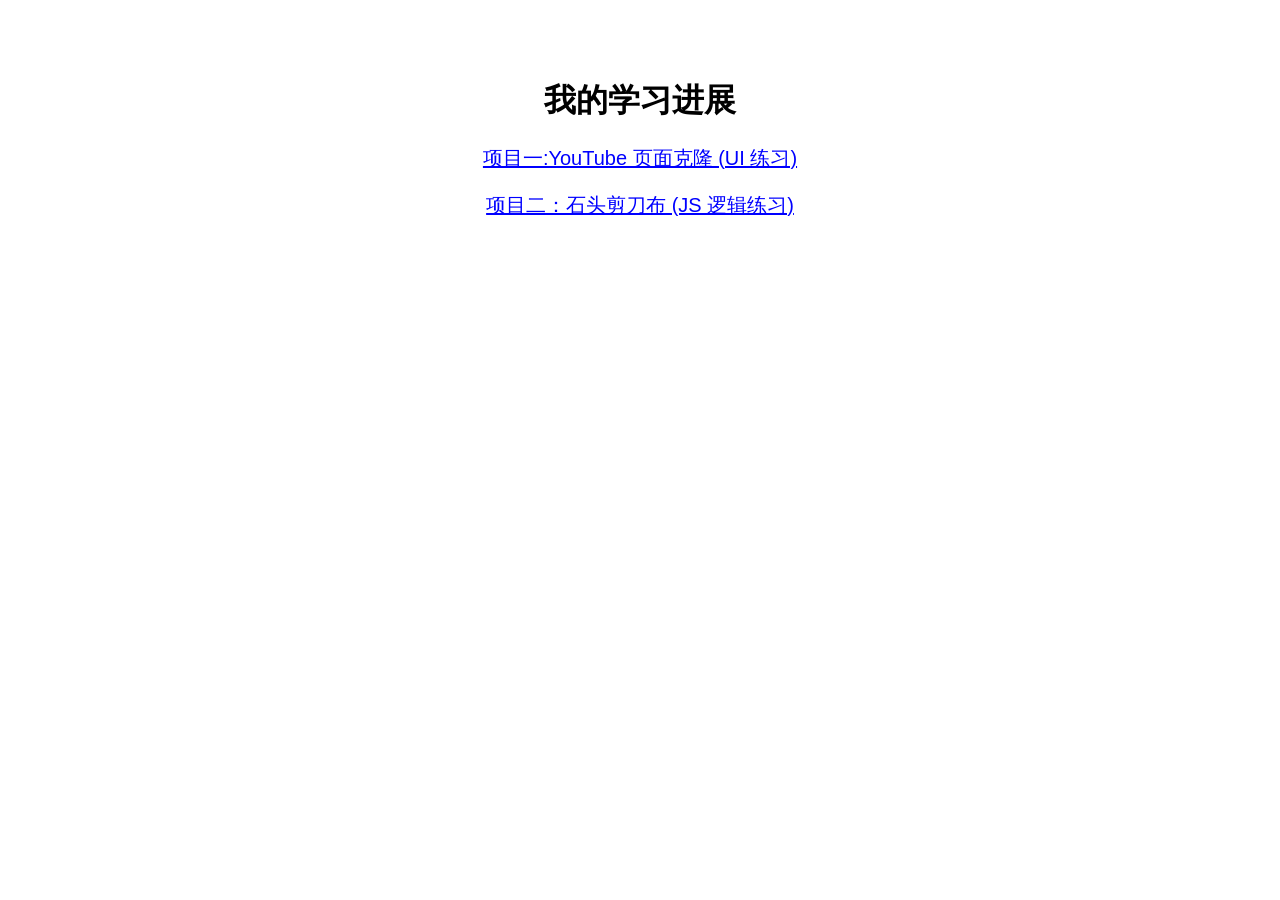
<file: index.html>
<!DOCTYPE html>
<html>
<head>
    <title>我的 Web3 前端作品集</title>
    <style>
        body { font-family: Arial; text-align: center; padding-top: 50px; }
        .project-link { display: block; margin: 20px; font-size: 20px; color: blue; }
    </style>
</head>
<body>
    <h1>我的学习进展</h1>
    
    <a class="project-link" href="youtube.html">项目一:YouTube 页面克隆 (UI 练习)</a>
    
    <a class="project-link" href="07-Rock-Paper-Scissors copy.html">项目二：石头剪刀布 (JS 逻辑练习)</a>
</body>
</html>
</file>
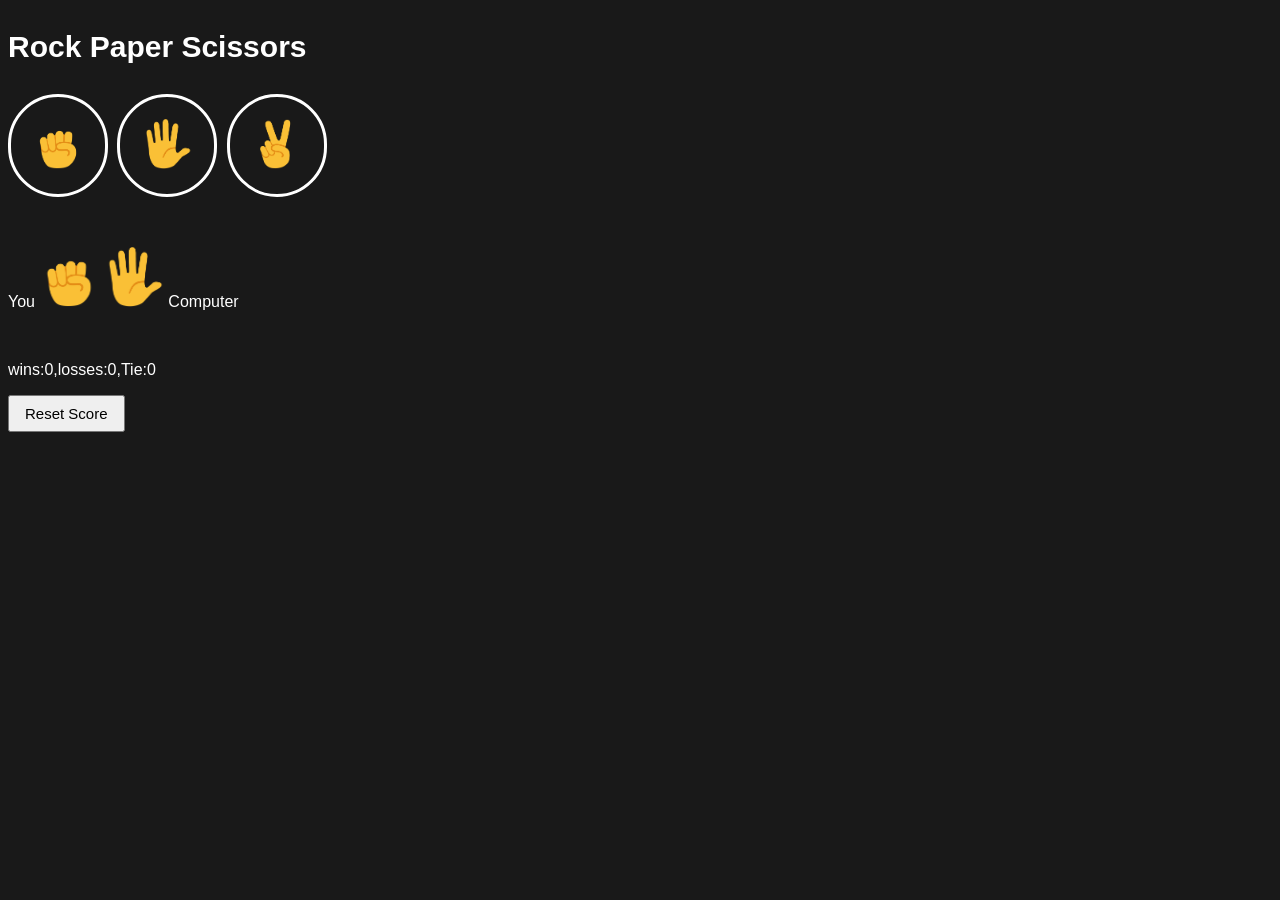
<file: 07-Rock-Paper-Scissors copy.html>
<!DOCTYPE html>
<html>

    <head>
<title>Rock Paper Scissors</title>



<style>

body {
    background-color: rgb(25, 25, 25);
    color: white;
    font-family: Arial;
}
.title{
    font-size: 30px;
}
.move-icon{
    height:50px;
    

}

.move-button{
    background-color: transparent;
    border:3px solid white;
    padding: 22px;
    border-radius: 50px;
    cursor: pointer;
    margin-right:5px ;
}

.js-result{
    font-size: 25px;
    font-weight: bold;
    margin-top: 50px;
}



.picture-move{
    width: 60px;
}

.js-score{
    margin-top:50px;
}

.Reset-Score-button{
    font-family: Arial;
    font-size: 15px;
    padding: 8px 15px;
    cursor: pointer;
}

</style>

</head>
<body>
 <p class="title"><b>Rock Paper Scissors</b></p>
<button class="move-button"      onclick="
playGame('rock');
">
<img src="rock-paper-scissor-picture/rock-emoji.png"
class="move-icon">
</button>

<button class="move-button" onclick=" 
playGame('paper');
"><img src="rock-paper-scissor-picture/paper-emoji.png"
 class="move-icon">
</button>

<button class="move-button" onclick="
playGame('scissors');
"><img src="rock-paper-scissor-picture/scissors-emoji.png"
class="move-icon"
></button>

<p class="js-result"></p>
<p class="js-moves">
You
<img class="picture-move" src="rock-paper-scissor-picture/rock-emoji.png">
<img class="picture-move" src="rock-paper-scissor-picture/paper-emoji.png">
Computer
</p>
<p class="js-score"></p>




<button onclick="
 score.wins = 0;
 score.losses = 0;
 score.ties = 0;
 updateScoreElement();
" 
class="Reset-Score-button"
>Reset Score</button>

<script>

let score = JSON.parse(localStorage.getItem('score')) ||{
    wins:0,
    losses:0,
    ties:0
}

updateScoreElement();


 function pickComputerMove(){

const randomNumber = Math.random();
 let computerMove = '';
 if (randomNumber >= 0 && randomNumber < 1 / 3){
    computerMove = 'rock';
 } else if (randomNumber >= 1/3 && randomNumber < 2/3){
    computerMove = 'paper';
 } else if(randomNumber >=2/3 && randomNumber < 1 ){
    computerMove = 'scissors';
 }
  return computerMove;
 }



function playGame(playerMove){
  
const computerMove = pickComputerMove();
let result = '';

if ( playerMove === 'scissors'){

if (computerMove === 'rock') {
    result = 'you lose.';
}
if (computerMove === 'paper') {
    result = 'you win.';
}
if(computerMove === 'scissors'){
    result = 'Tie.';
}

}else if(playerMove === 'rock'){
if (computerMove === 'rock') {
    result = 'Tie.';
}
if (computerMove === 'paper') {
    result = 'you lose.';
}
if(computerMove === 'scissors'){
    result = 'you win.';

}
}else if(playerMove === 'paper'){
if (computerMove === 'rock') {
    result = 'you win.';
}
if (computerMove === 'paper') {
    result = 'Tie.';
}
if(computerMove === 'scissors'){
    result = 'you lose.';

}
}

if(result === 'you win.'){
    score.wins+=1;
}else if (result === 'you lose.') {
    score.losses += 1;
}else if (result === 'Tie.') {
    score.ties += 1;
}

localStorage.setItem('score',JSON.stringify(score));

updateScoreElement();

document.querySelector('.js-result')
.innerHTML = result;

document.querySelector('.js-moves')
.innerHTML = `You
<img class="picture-move" src="rock-paper-scissor-picture/${playerMove}-emoji.png">
<img class="picture-move" src="rock-paper-scissor-picture/${computerMove}-emoji.png">
Computer`;
}

function updateScoreElement(){
  document.querySelector('.js-score')
.innerHTML = `wins:${score.wins},losses:${score.losses},Tie:${score.ties}`;
  
}

</script>

    </body>
</html>
</file>
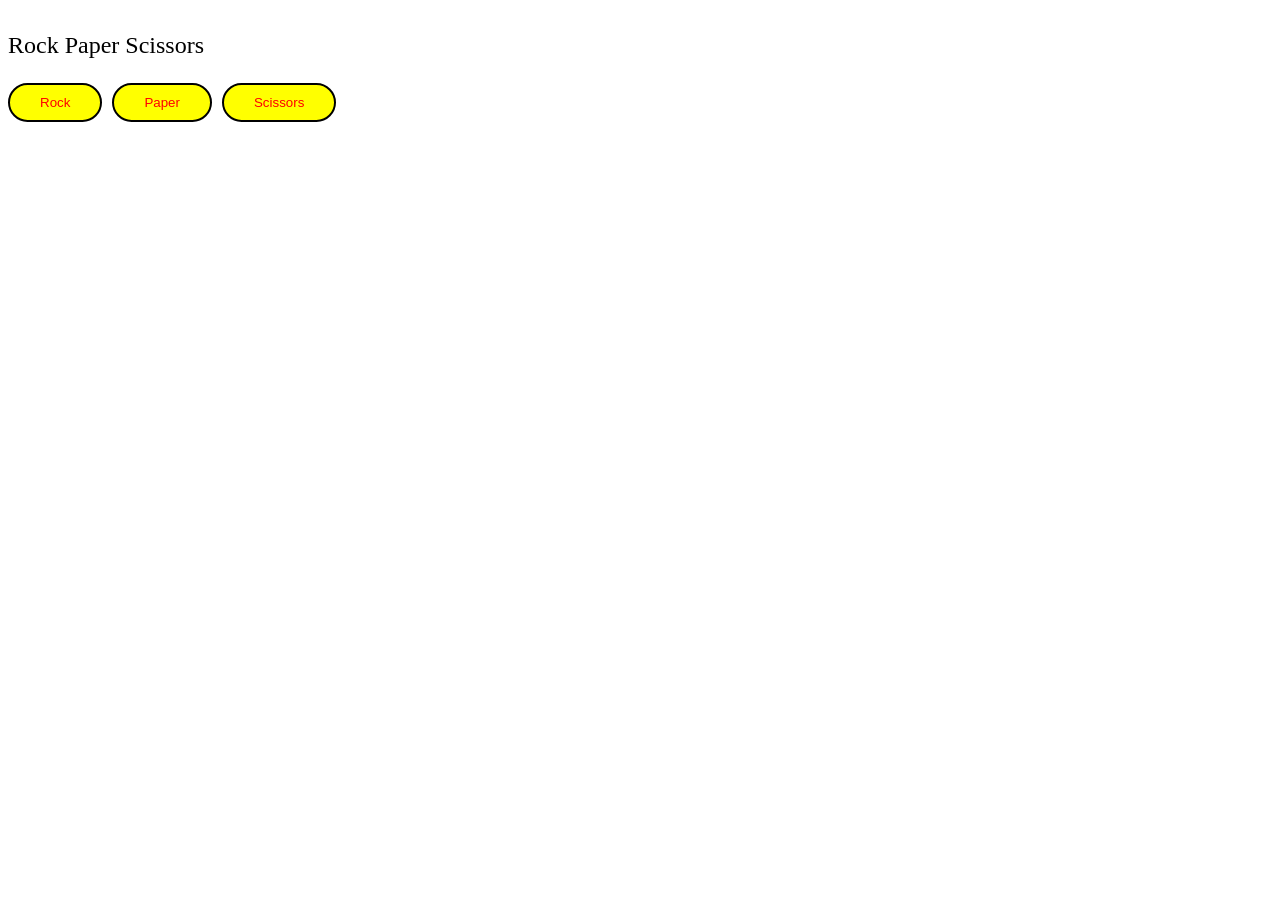
<file: 07-Rock-Paper-Scissors.html>
<!DOCTYPE html>
<html>

    <head>
<title>Rock Paper Scissors</title>
<style>
    .p{
        display:flex;
    justify-self: center;
    align-items: center;
    font-size: 24px;
    }
.button-1{
    display:flex;
    justify-self: center;
    align-items: center;
    gap: 10px;
}
.button1{
    background-color: yellow;
    color: red;
 border-radius: 50px;
   padding: 10px 30px;      
    border: 2px solid black;
}
.button1:hover{
     cursor: pointer;
    opacity: 0.5;
    transform: 0.7s;
}
.button2{
    background-color: yellow;
    color: red;
 border-radius: 50px;
   padding: 10px 30px;      
    border: 2px solid black;
}
.button2:hover{
     cursor: pointer;
    opacity: 0.5;
    transform: 0.7s;
}
.button3{
    background-color: yellow;
    color: red;
 border-radius: 50px;
   padding: 10px 30px;      
    border: 2px solid black;
}

.button3:hover{
     cursor: pointer;
    opacity: 0.5;
    transform: 0.7s;
}







    </style>













</head>
<body>
    <div class="p"><p>Rock Paper Scissors</p></div>
 <div class="button-1">
<button class="button1" onclick="
 const randomNumber = Math.random();

 let computerMove = '';
 if (randomNumber >= 0 && randomNumber < 1 / 3){
    computerMove = 'Rock';
 } else if (randomNumber >= 1/3 && randomNumber < 2/3){
    computerMove = 'paper';
 } else if(randomNumber >=2/3 && randomNumber < 1 ){
    computerMove = 'Scissors';
 }

let result = '';
if (computerMove === 'Rock') {
    result = 'Tie.';
}
if (computerMove === 'paper') {
    result = 'you lose.';
}
if(computerMove === 'Scissors'){
    result = 'you win.';
}

alert(`这么无聊吗玩上我的石头剪刀布了,You picked rock. ${computerMove}. ${result}.`);
">Rock</button>

<button class="button2" onclick="
 const randomNumber = Math.random();

 let computerMove = '';
 if (randomNumber >= 0 && randomNumber < 1 / 3){
    computerMove = 'Rock';
 } else if (randomNumber >= 1/3 && randomNumber < 2/3){
    computerMove = 'paper';
 } else if(randomNumber >=2/3 && randomNumber < 1 ){
    computerMove = 'Scissors';
 }
let result = '';
if (computerMove === 'Rock') {
    result = 'you win.';
}
if (computerMove === 'paper') {
    result = 'Tie.';
}
if(computerMove === 'Scissors'){
    result = 'you lose.';
}
alert(`这么无聊吗玩上我的石头剪刀布了,You picked paper. ${computerMove}. ${result}.`);
">Paper</button>
<button class="button3" onclick="
 const randomNumber = Math.random();

 let computerMove = '';
 if (randomNumber >= 0 && randomNumber < 1 / 3){
    computerMove = 'Rock';
 } else if (randomNumber >= 1/3 && randomNumber < 2/3){
    computerMove = 'paper';
 } else if(randomNumber >=2/3 && randomNumber < 1 ){
    computerMove = 'Scissors';
 }
let result = '';
if (computerMove === 'Rock') {
    result = 'you lose.';
}
if (computerMove === 'paper') {
    result = 'you win.';
}
if(computerMove === 'Scissors'){
    result = 'Tie.';
}
alert(`这么无聊吗玩上我的石头剪刀布了,You picked Scisssors. ${computerMove}. ${result}.`);
">Scissors</button>
</div>
<script>
 
 
</script>

    </body>
</html>
</file>
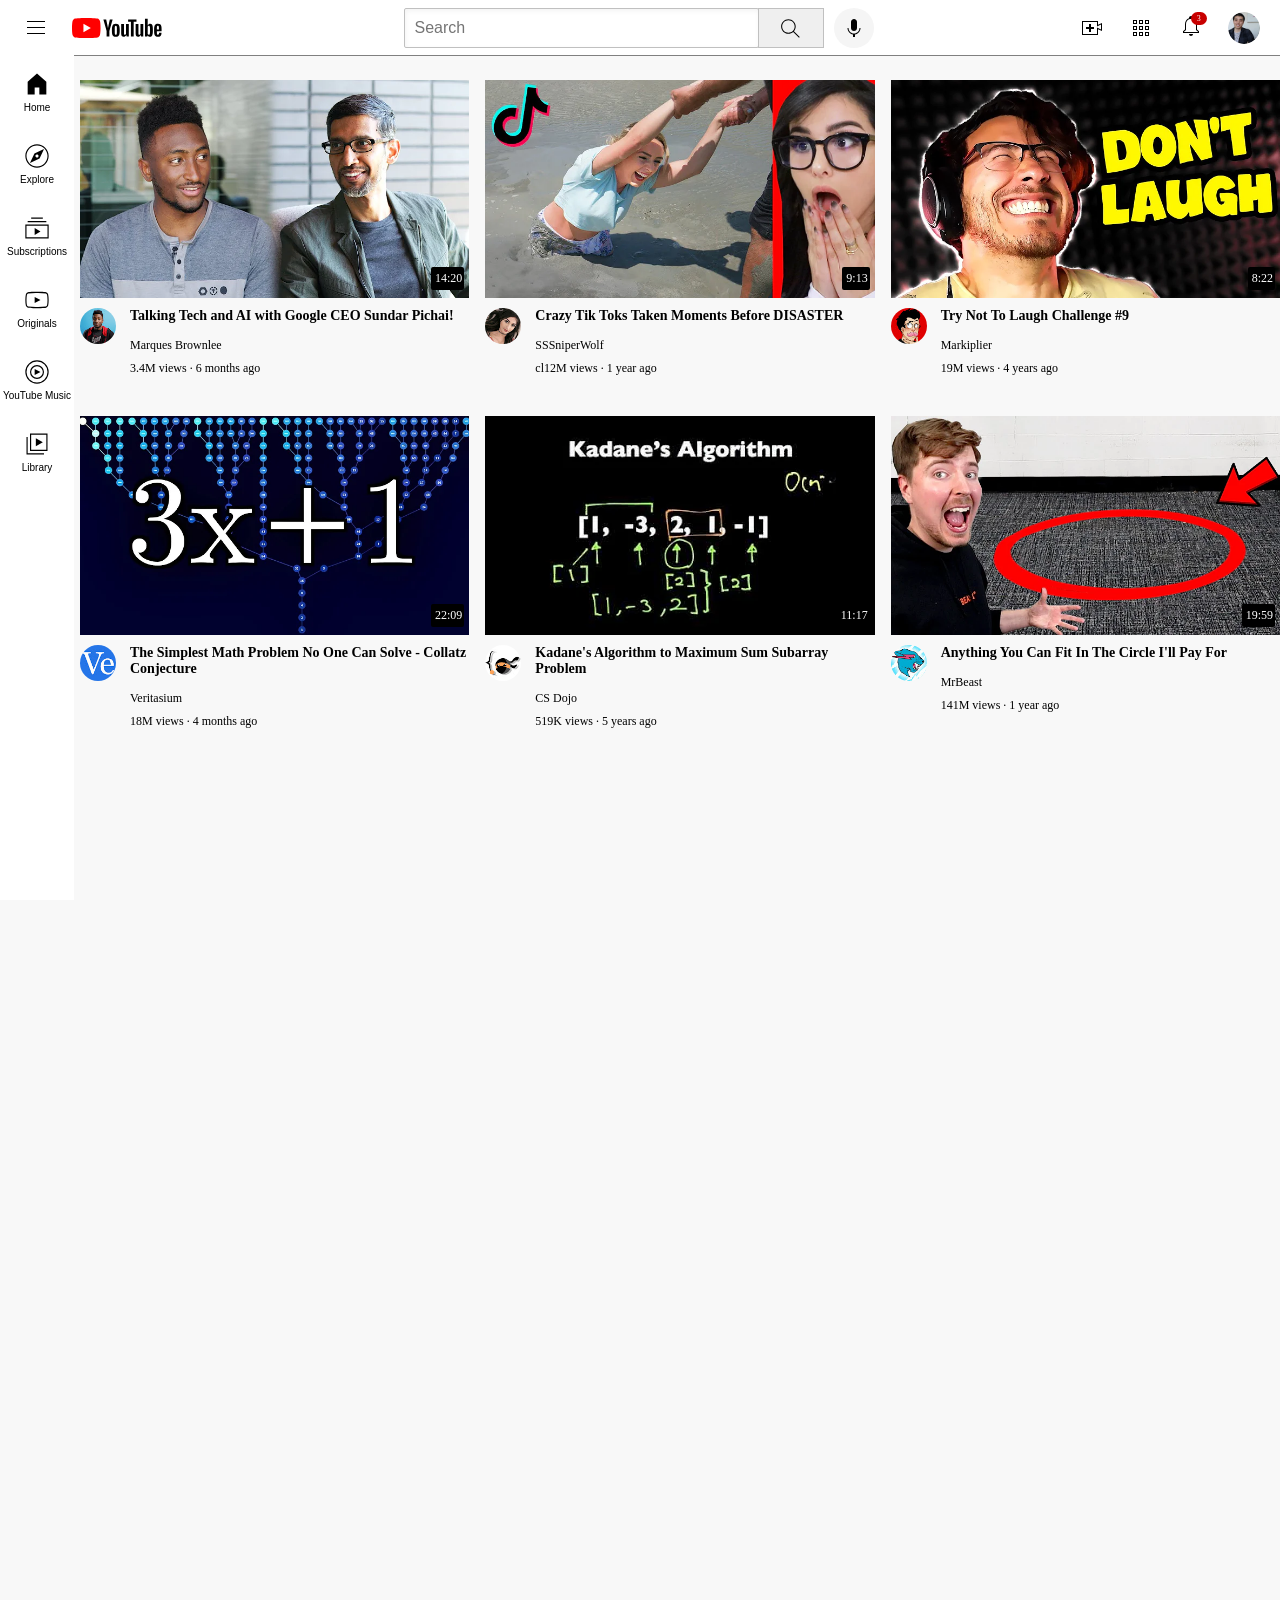
<file: youtube.html>
<!DOCTYPE html>
<html>
<head>
<title>
  <title>YouTube.com clone</title>
    <meta name="viewport" content="width=device-width, initial-scale=1.0">

    <link rel="stylesheet" href="styles/general.css">
</title>
    <link rel="stylesheet" href="styles/general.css">
    <link rel="stylesheet" href="styles/header.css">
    <link rel="stylesheet" href="styles/video.css">
    <link rel="stylesheet" href="styles/sidebar.css">
</head>

<body>
<div class="header">
    <div class="left-section">
    <img 
    class="hamburger-menu"
    src="icons/hamburger-menu.svg">
    <img 
    class="youtube-logo"
    src="icons/youtube-logo.svg">
    </div>
    <div class="middle-section">
        <input class="search-bar" 
        type="text" placeholder="Search">
        <button class="search-button">
          <img 
          class="search-icon"
          src="icons/search.svg">
            </button>


        <button class="voice-search-button">
            <img class="voice-search-icon"   src="icons/voice-search-icon.svg">
        </button>
    </div>
    <div class="right-section">
        <img class="upload-icon"   src="icons/upload.svg">
        <img class="youtube-apps-icon"    src="icons/youtube-apps.svg">
    <div class="notifications-icon-container">
        <img class="notifications-icon"    src="icons/notifications.svg">
        <div class="notifications-count">3</div>
    </div>
        <img class="current-user-picture"    src="channle-picture/my-channel.jpeg">
    </div>
    </div>
<div class="sidebar">
   <div class="sidebar-link">
    <img src="sider-picture/home.svg" >
    <div>Home</div>
   </div>
   <div class="sidebar-link">
     <img src="sider-picture/explore.svg" >
      <div>Explore</div>
   </div>
   <div class="sidebar-link">
     <img src="sider-picture/subscriptions.svg" >
      <div>Subscriptions</div>
   </div>
   <div class="sidebar-link">
    <img src="sider-picture/originals.svg" >
     <div>Originals</div>
   </div>
   <div class="sidebar-link">
    <img src="sider-picture/youtube-music.svg" >
      <div>YouTube Music</div>
   </div>
   <div class="sidebar-link">
    <img src="sider-picture/library.svg" >
    <div>Library</div>
   </div>
    </div>












    <div class="video-grid">
     <div class="video-preview">
        <div class="thumbnail-container">
      <img class="thumbnail "src="thumbnail/thumbnail-1.webp">
       <div class="video-time">14:20</div>
      </div>

      <div class="video-bottom">
      
      <div class="channel-picture">
      <img class="profile-picture" 
       src="channle-picture/channel-1.webp">
      </div>

      <div class="video-info">
      <p class="video-dash">
        <b>Talking Tech and AI with Google CEO Sundar Pichai!</b>
        </p>
        <p class="video-author">
            Marques Brownlee
            </p>
        <p class="video-stats">
            3.4M views &#183; 6 months ago
            </p>
             </div>
            </div>
            </div>
    <div class="video-preview">
        <div class="thumbnail-container">
      <img class="thumbnail "src="thumbnail/thumbnail-3.webp">
     <div class="video-time">9:13</div>
    </div>

     <div class="video-bottom">
    <div class="channel-picture">
    <img class="profile-picture" 
    src="channle-picture/channel-3.jpeg">
    </div>
    
    <div class="video-info">
      <p class="video-dash">
        Crazy Tik Toks Taken Moments Before DISASTER
        </p>
        <p class="video-author">
           SSSniperWolf
            </p>
        <p class="video-stats">
            cl12M views &#183; 1 year ago
            </p>
             </div>
             </div>
             </div>
   

    <div class="video-preview">
       <div class="thumbnail-container">
      <img class="thumbnail "src="thumbnail/thumbnail-2.webp">
      <div class="video-time">8:22</div>

      </div>
    
      <div class="video-bottom">
      
      <div class="channel-picture">
      <img class="profile-picture" 
       src="channle-picture/channel-2.jpeg">
      </div>

      <div class="video-info">
      <p class="video-dash">
        <b>Try Not To Laugh Challenge #9</b>
        </p>
        <p class="video-author">
            Markiplier
            </p>
        <p class="video-stats">
            19M views · 4 years ago
            </p>
             </div>
            </div>
            </div>
            
    <div class="video-preview">
        <div class="thumbnail-container">
      <img class="thumbnail "src="thumbnail/thumbnail-4.webp">
     <div class="video-time">22:09</div>
     </div>
     <div class="video-bottom">
    <div class="channel-picture">
    <img class="profile-picture" 
    src="channle-picture/channel-4.jpeg">
    </div>
    
    <div class="video-info">
      <p class="video-dash">
    The Simplest Math Problem No One Can Solve - Collatz Conjecture
        </p>
        <p class="video-author">
          Veritasium
            </p>
        <p class="video-stats">
            18M views · 4 months ago
            </p>
             </div>
             </div>
             </div>
      
   

    <div class="video-preview">
         <div class="thumbnail-container">
      <img class="thumbnail "src="thumbnail/thumbnail-5.webp">
      <div class="video-time">11:17</div>
      </div>

      <div class="video-bottom">
      
      <div class="channel-picture">
      <img class="profile-picture" 
       src="channle-picture/channel-5.jpeg">
      </div>

      <div class="video-info">
      <p class="video-dash">
        <b>Kadane's Algorithm to Maximum Sum Subarray Problem</b>
        </p>
        <p class="video-author">
            CS Dojo
            </p>
        <p class="video-stats">
            519K views · 5 years ago
            </p>
             </div>
            </div>
            </div>
            
    <div class="video-preview">
        <div class="thumbnail-container">
      <img class="thumbnail "src="thumbnail/thumbnail-6.webp">
       <div class="video-time">19:59</div>
     </div>
     <div class="video-bottom">
    <div class="channel-picture">
    <img class="profile-picture" 
    src="channle-picture/channel-6.jpeg">
    </div>
    
    <div class="video-info">
      <p class="video-dash">
        Anything You Can Fit In The Circle I'll Pay For
        </p>
        <p class="video-author">
           MrBeast
            </p>
        <p class="video-stats">
            141M views · 1 year ago
            </p>
             </div>
             </div>
             </div>
             </div>
             
          

</body>

</html>
</file>
<file: styles/general.css>
.video-dash{
     vertical-align: top;
     margin-top: 0%;
     font-size: 14px;
     font-weight: bold;
     }
     .video-author{
        font-size:12px;
        margin-bottom: 8px;
        margin-top: 8px;
     }
     .video-stats{
     margin:0;
     font-size:12px;
     margin-top:0px;
}
    body{
        margin:0px;
        padding-top: 80px;
        padding-left: 80px;
        height: 3000px;
        background-color: rgb(248,248,248);
    }
</file>
<file: styles/header.css>
.header{
    height:55px;
    display:flex;
    flex-direction: row;
    justify-content: space-between;
    background-color: white;
    border-bottom-width: 1px;
    border-bottom-style:solid;
     border-bottom-color: gray;
    position: fixed;
    top: 0;
    left: 0;
    right: 0;
    z-index:100 ;
  
}

.left-section{
    display: flex;
    align-items: center;
    cursor:pointer;

}

.hamburger-menu{
    height: 24px;
    margin-left: 24px;
    margin-right: 24px;
}
.youtube-logo{
    height: 20px;
    
}

















.middle-section{
    display:flex;
    align-items: center;
    flex:1;
    margin-left:70px;
    max-width: 470px;
    cursor:pointer;
}
.search-bar{
    flex:1;
    height: 36px;
    padding-left: 10px;
    font-size: 16px;
    border-width: 1px;
    border-style: solid;
    border-color: rgb(192, 192, 192);
    border-radius: 2px;
    box-shadow: inset 1px 2px 5px rgba(0,0 , 0, 0.05);
    cursor:pointer;
}

.search-button{
    height:40px;
    width: 66px;
    border-width:1px;
    border-style: solid;
    border-color: rgb(192, 192, 192);
    margin-left: -1px;
    margin-right:10px;
    cursor:pointer;
}
.search-icon{
   height:25px; 
   margin-top: 4px;
   cursor:pointer;
}



.voice-search-button{
    height: 40px;
    width: 40px;
    border-radius: 20px;
    border:none;
    background-color: rgb(245,245,245);
    cursor:pointer;
}
.voice-search-icon{
    height:24px;
    margin-top:4px;
    ;
}





.right-section{
    width: 180px;
    margin-left:35px;
    display: flex;
    align-items: center;
    justify-content: space-between;
    margin-right: 20px;
    flex-shrink: 0;
    cursor:pointer;
}

.upload-icon{
    height: 24px;
}
.youtube-apps-icon{
    height: 24px;
}
.notifications-icon{
    height: 24px;
}
.notifications-icon-container{
    position: relative;
}
.notifications-count{
    position: absolute;
    top: -2px;
    right: -4px;
    background-color: rgb(200, 0, 0);
    color: white;
    font-size: 8px;
    border-radius: 10px;
    padding-left: 6px;
    padding-right: 6px;
    padding-top: 2px;
    padding-bottom: 2px;
    
}


.current-user-picture{
    height: 32px;
    border-radius: 16px;
}
</file>
<file: styles/video.css>
.video-preview{
        width: 100%;
        display:inline-block;
        vertical-align: top;
        cursor:pointer;
    }
    .thumbnail{
        display:block;
        width:100%;
        margin-bottom:10px;
    }
    
     .profile-picture{
        vertical-align: top;
        width: 36px;
        height: 36px;
        border-radius: 50%;
     }
    .video-bottom{
        display: grid;
        grid-template-columns: 50px 1fr;
    }



     
    .video-grid{
        display:grid;
        grid-template-columns: 1fr 1fr 1fr ;
        column-gap: 16px;
        row-gap: 40px;
    
    }

    @media(max-width:600px){
        .video-grid{
            grid-template-columns: 1fr 1fr;
        }
    }
    
    .video-time{
        background-color: black;
        color: white;
        position: absolute;
        bottom:8px;
        right: 5px;
        font-size: 12px;
        font-weight: 500;
        padding-left: 4px;
        padding-top: 4px;
        padding-right: 2px;
        padding-bottom: 4px;
        border-radius: 2px;
    }
    .thumbnail-container{
        position: relative;
        z-index: 1;
    }
</file>
<file: styles/sidebar.css>
.sidebar{
  position: fixed;
  left: 0;
  bottom: 0;
  top: 55px;
  background-color: white;
  z-index: 200;
}

.sidebar-link{
  height: 72px;
  width: 74px;
  display: flex;
  justify-content: center;
  align-items: center;
  flex-direction: column;
  cursor:pointer;
}
.sidebar-link:hover{
  background-color: rgb(192, 194, 192)
}

.sidebar-link img{

  align-items: center;
  flex-direction: column;
  height: 28px;
  margin-bottom: 4px;
}
.sidebar-link div{
  font-family: Arial;
  font-size: 10px;
}
</file>
